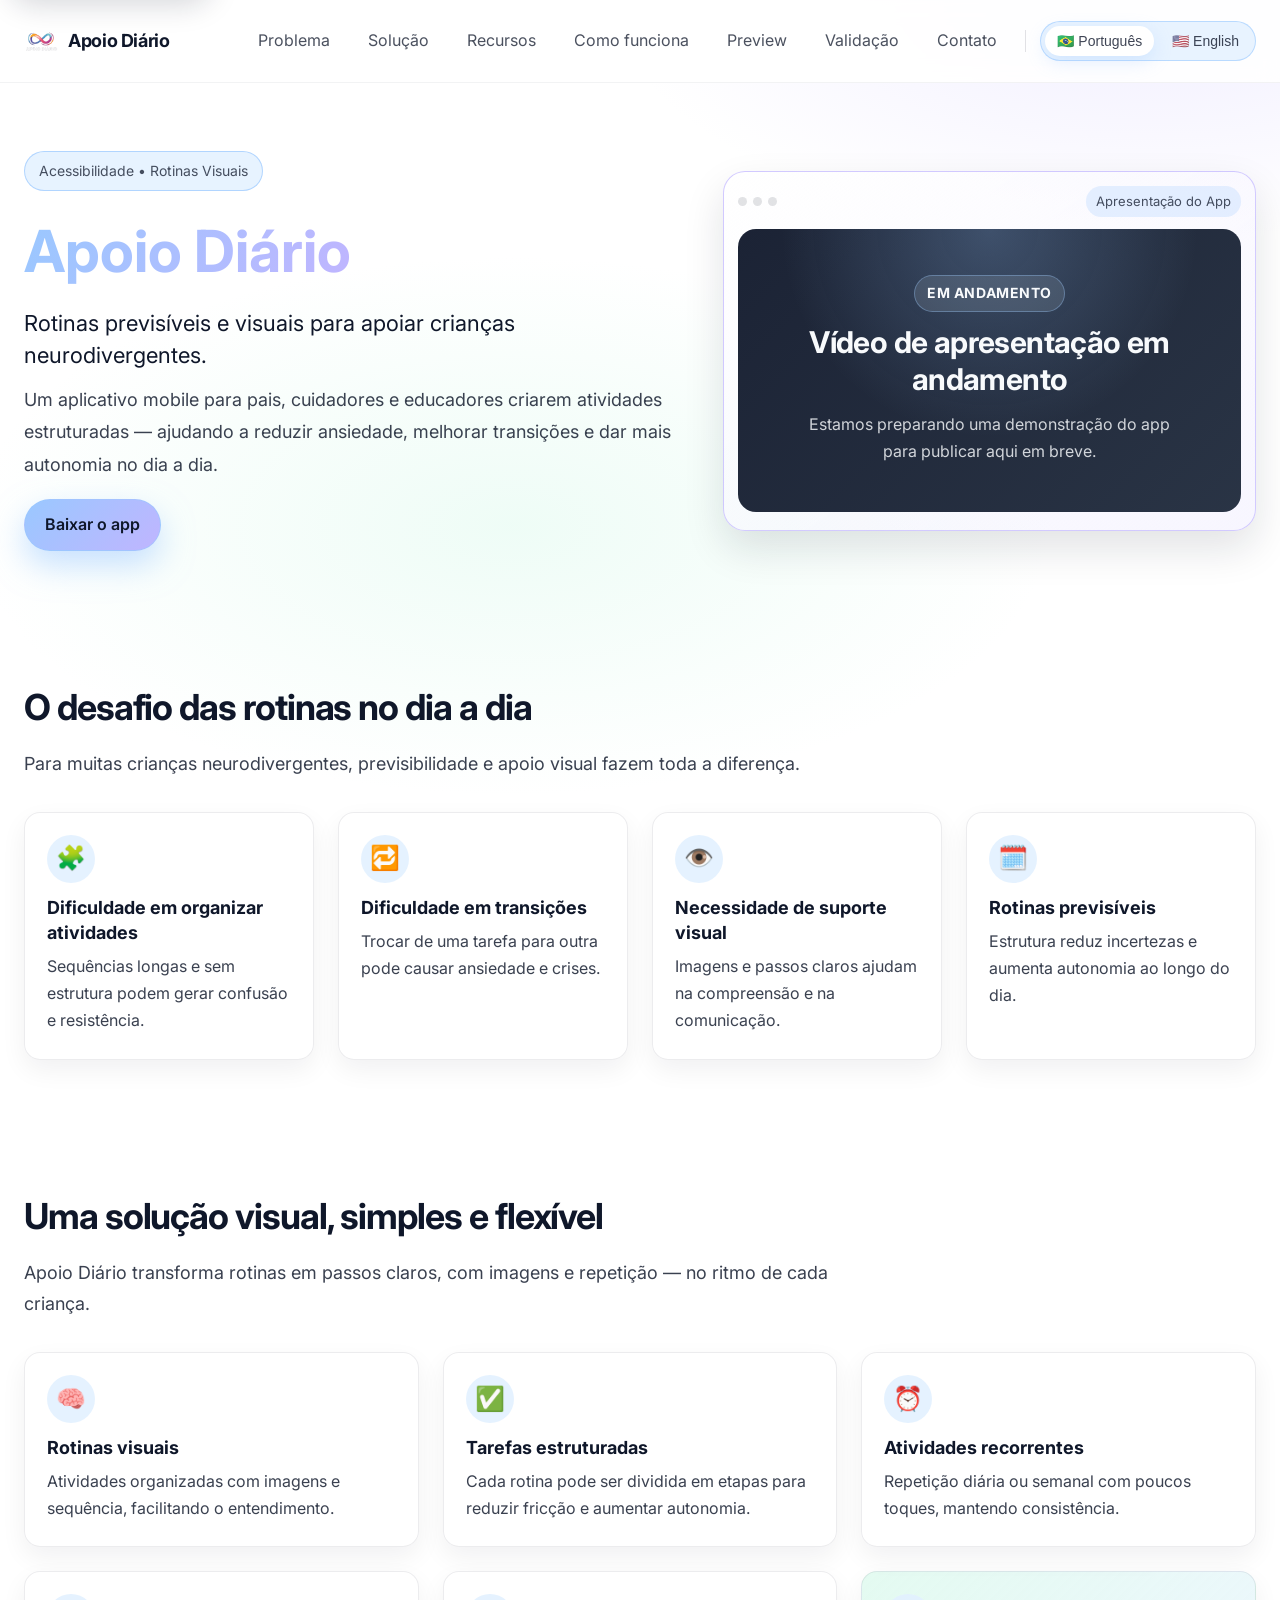
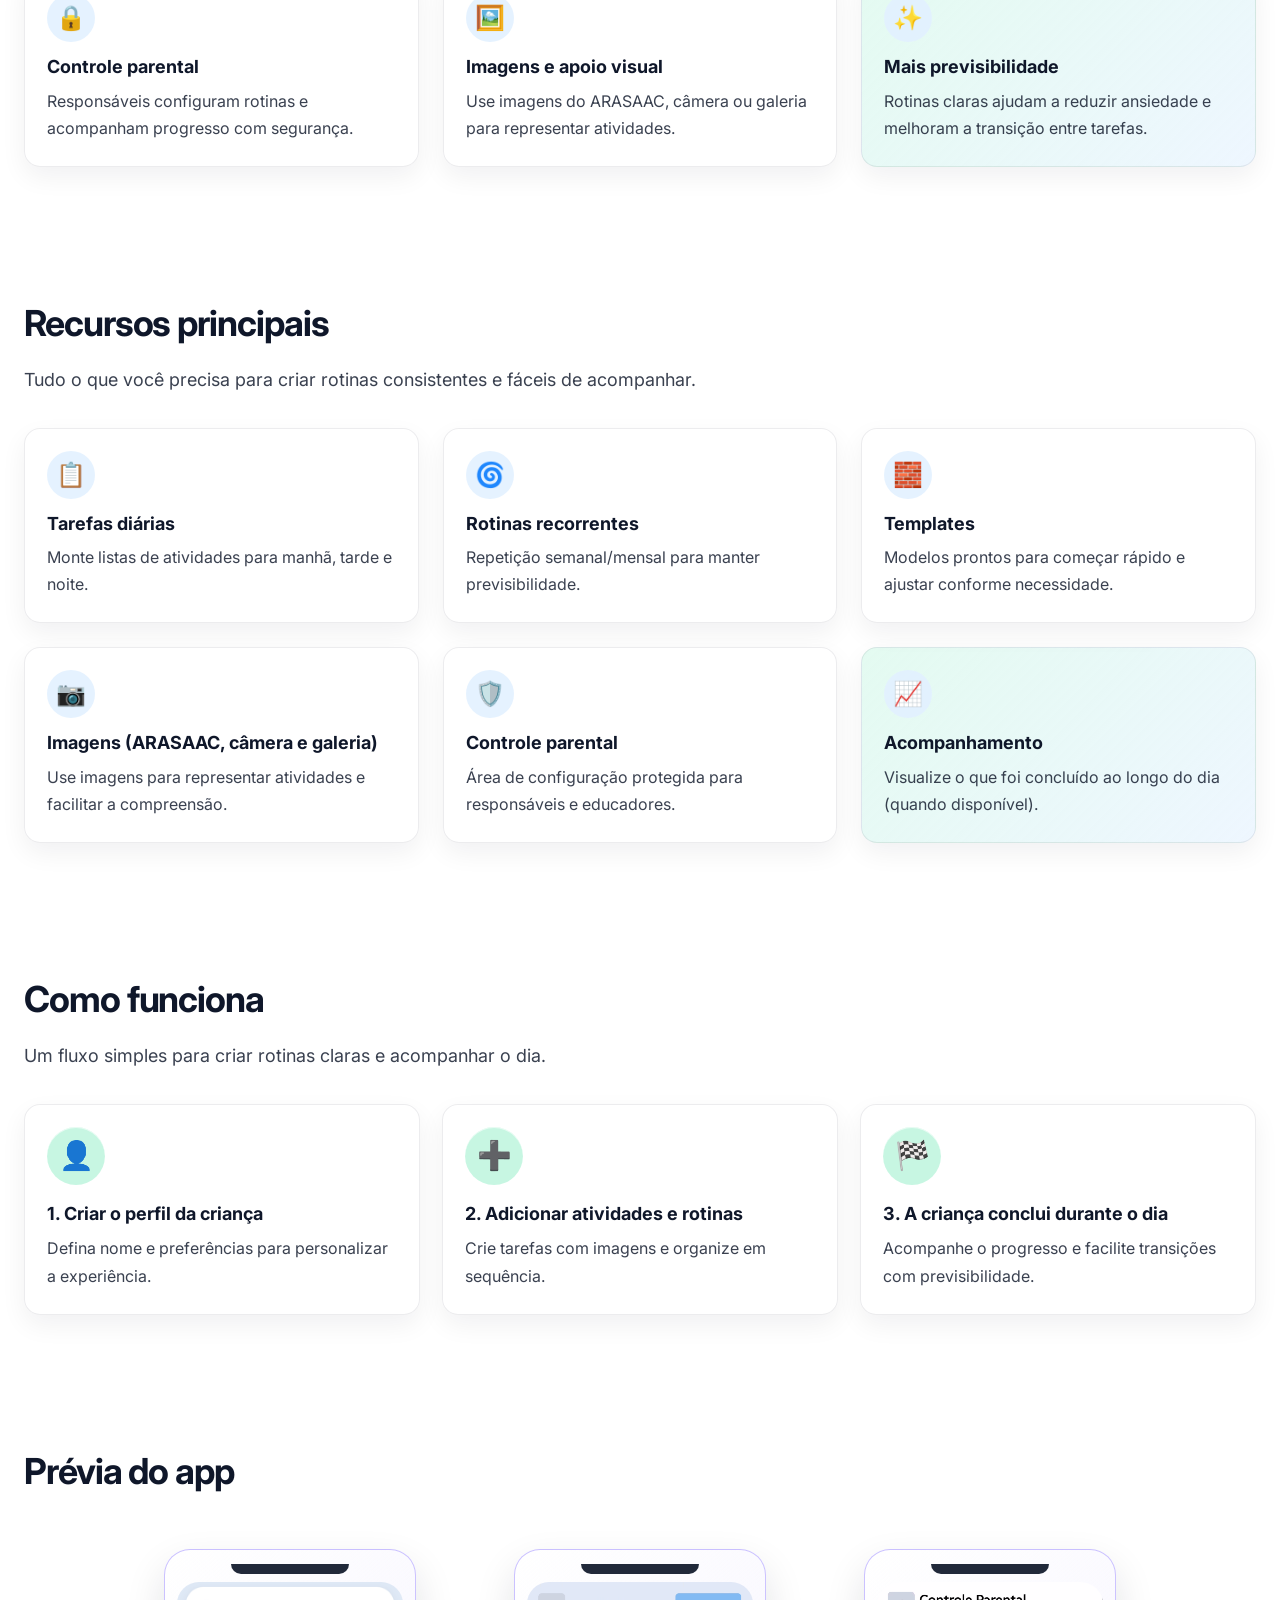
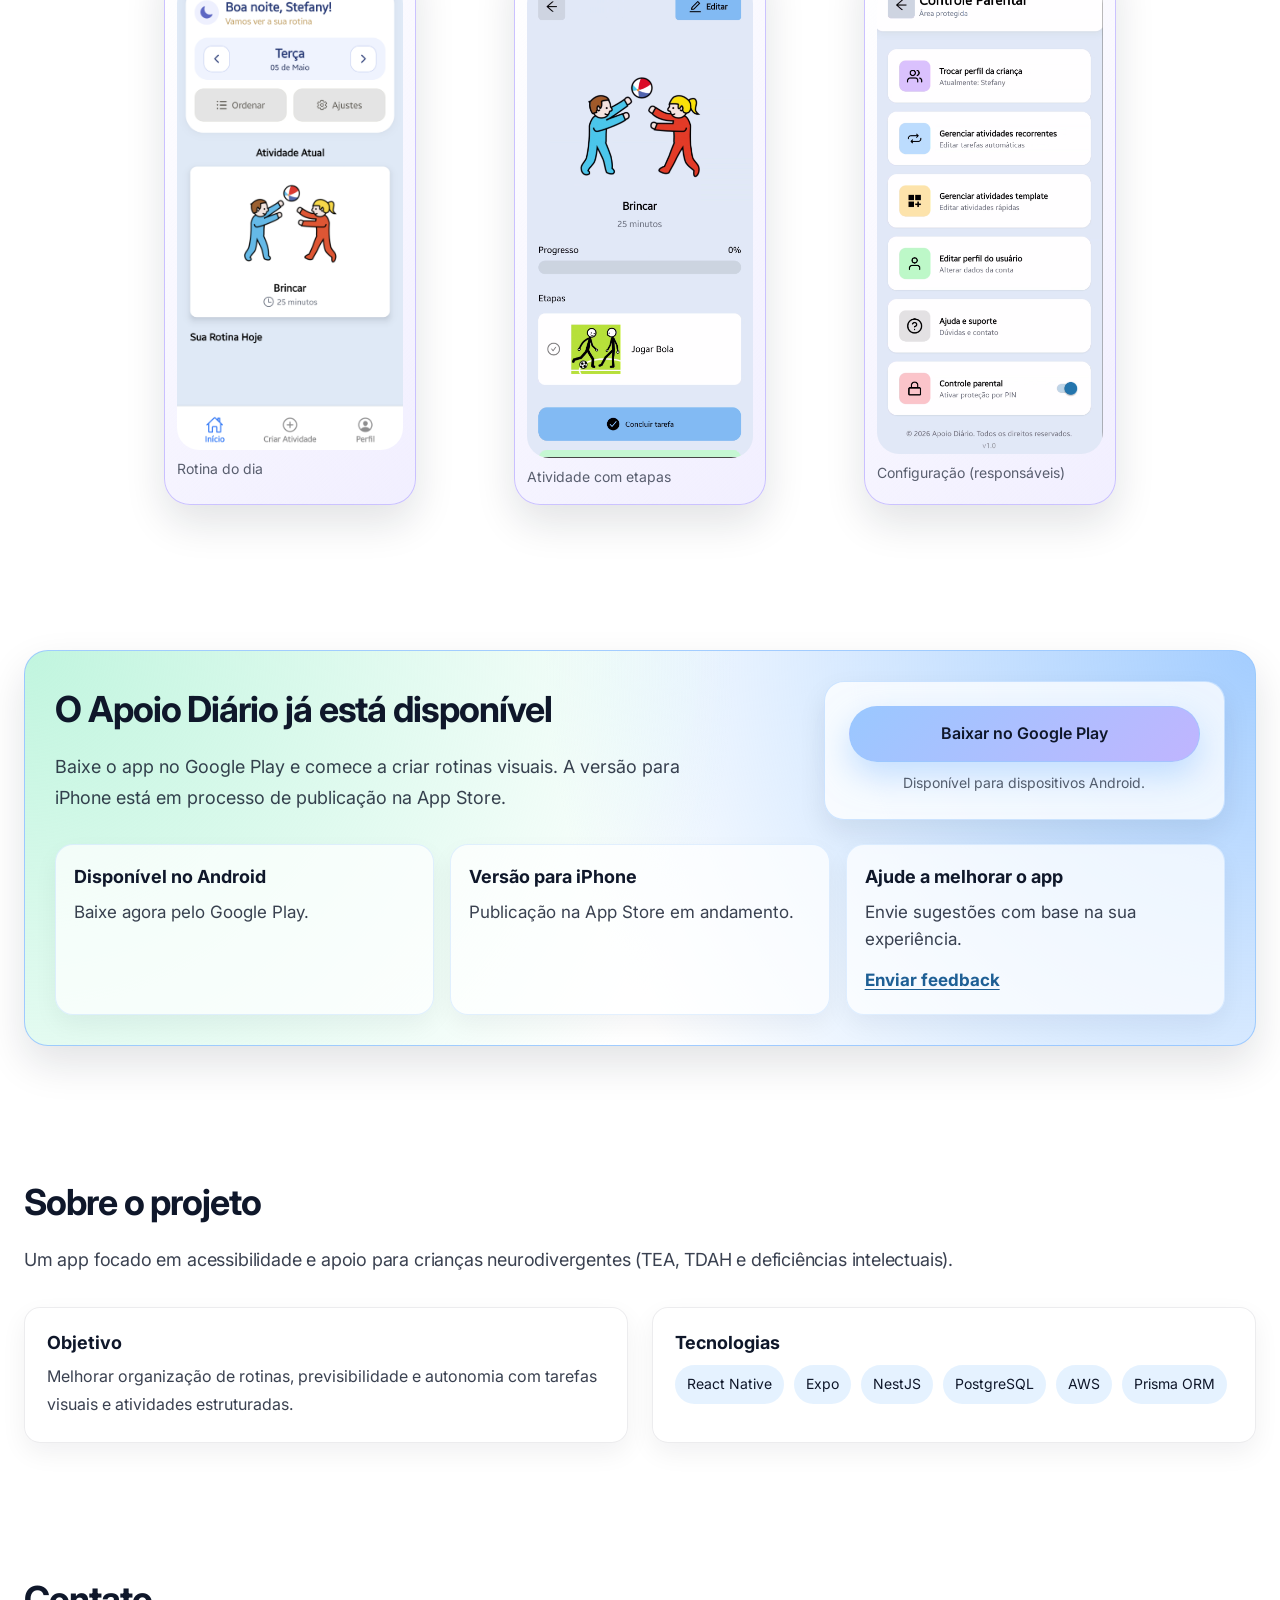
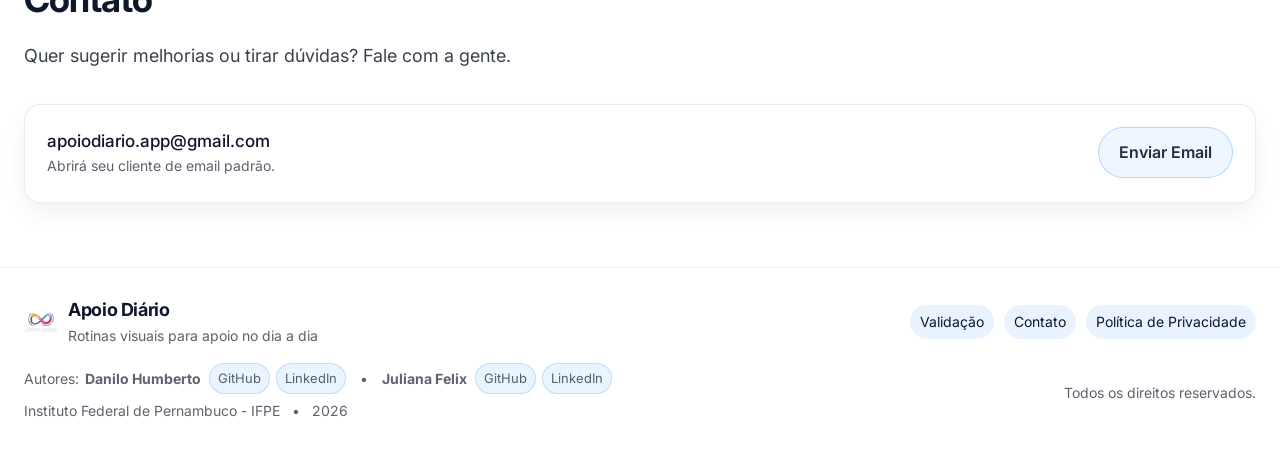
<file: index.html>
<!doctype html>
<html lang="pt-BR">
  <head>
    <meta charset="utf-8" />
    <meta name="viewport" content="width=device-width, initial-scale=1" />
    <meta
      name="description"
      content="Apoio Diário — rotinas visuais e atividades estruturadas para apoiar crianças neurodivergentes no dia a dia."
    />

    <title>Apoio Diário</title>

    <link rel="icon" type="image/png" href="./assets/logo.png" />

    <link rel="preconnect" href="https://fonts.googleapis.com" />
    <link rel="preconnect" href="https://fonts.gstatic.com" crossorigin />
    <link
      href="https://fonts.googleapis.com/css2?family=Inter:wght@400;500;600;700&display=swap"
      rel="stylesheet"
    />
    <link rel="stylesheet" href="./styles.css?v=20260830-app-availability" />
  </head>

  <body>
    <a class="skip-link" href="#main" data-i18n="a11y.skipToContent"
      >Pular para o conteúdo</a
    >

    <header id="header"></header>
    <main id="main" tabindex="-1"></main>
    <footer id="footer"></footer>

    <noscript>
      <div class="noscript">
        Este site precisa de JavaScript para carregar os componentes e alternar
        idiomas.
      </div>
    </noscript>

    <script src="./script.js?v=20260830-app-availability" defer></script>
  </body>
</html>
</file>
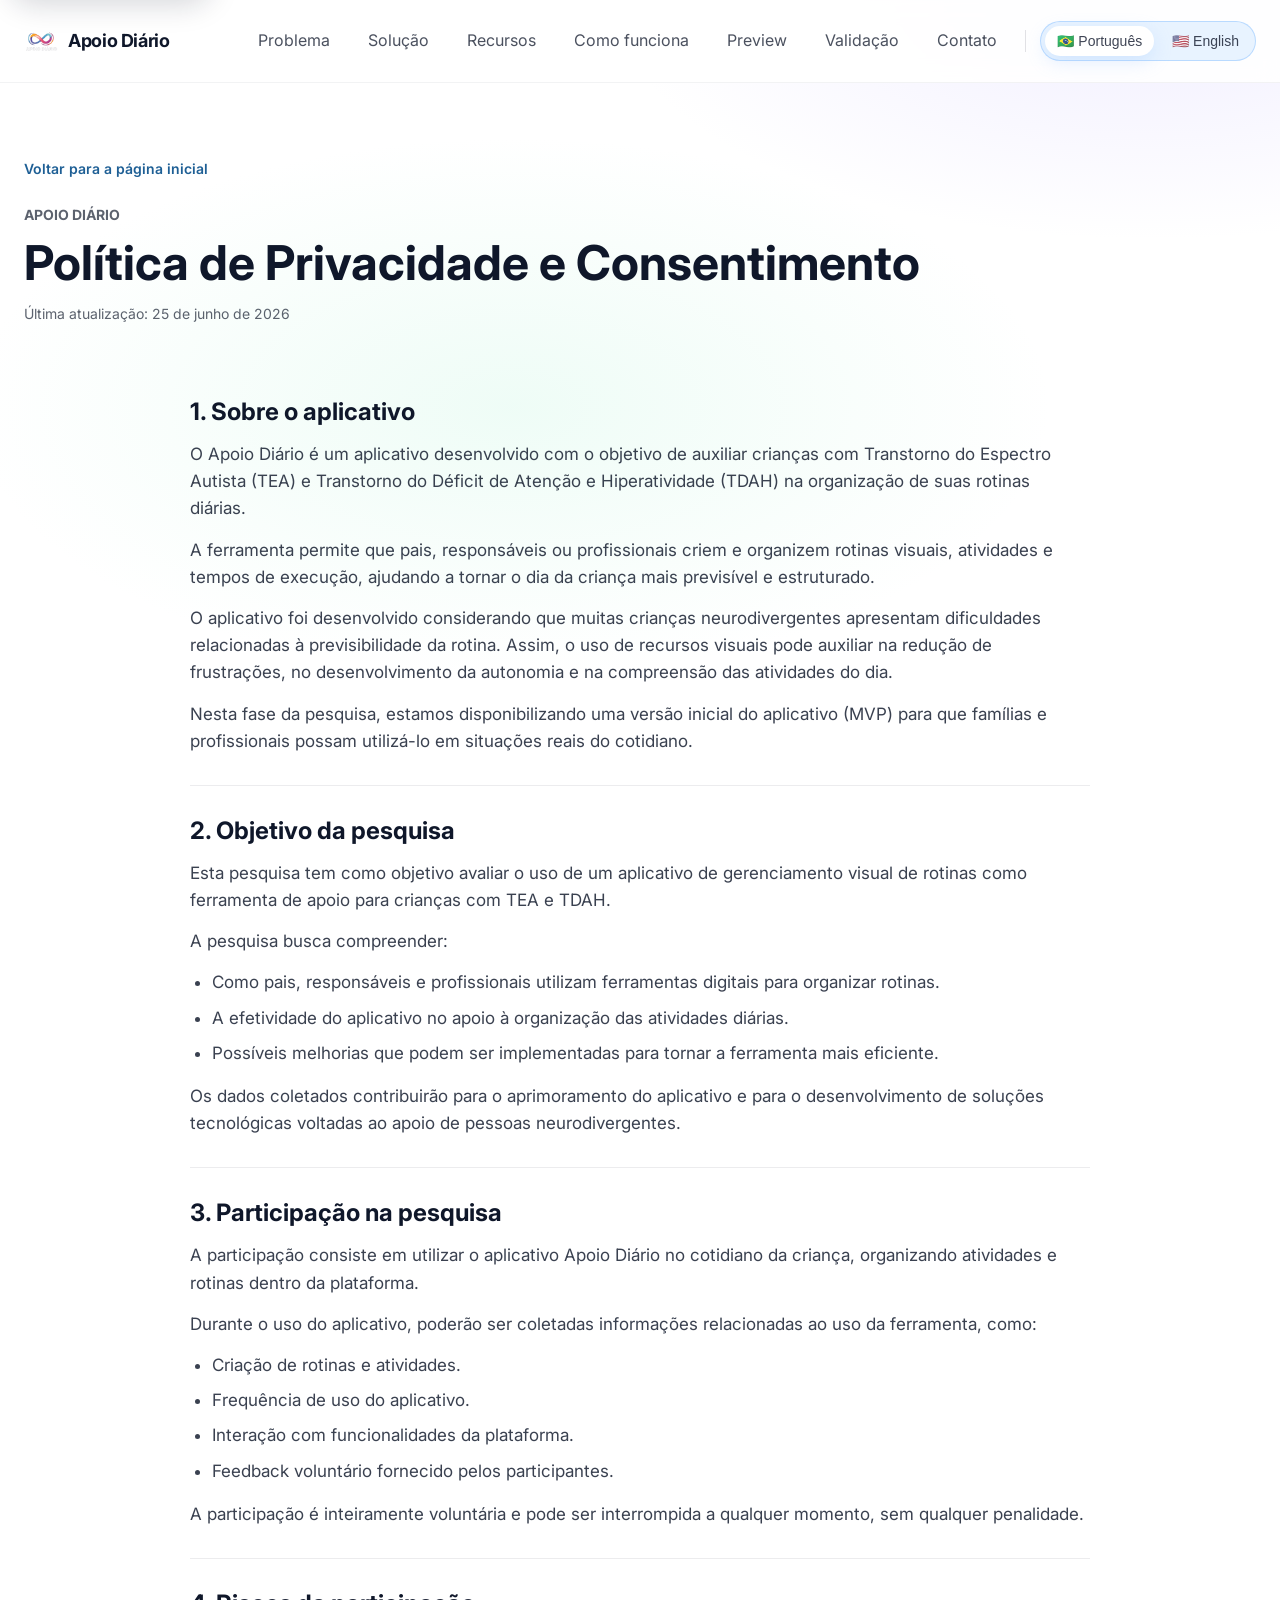
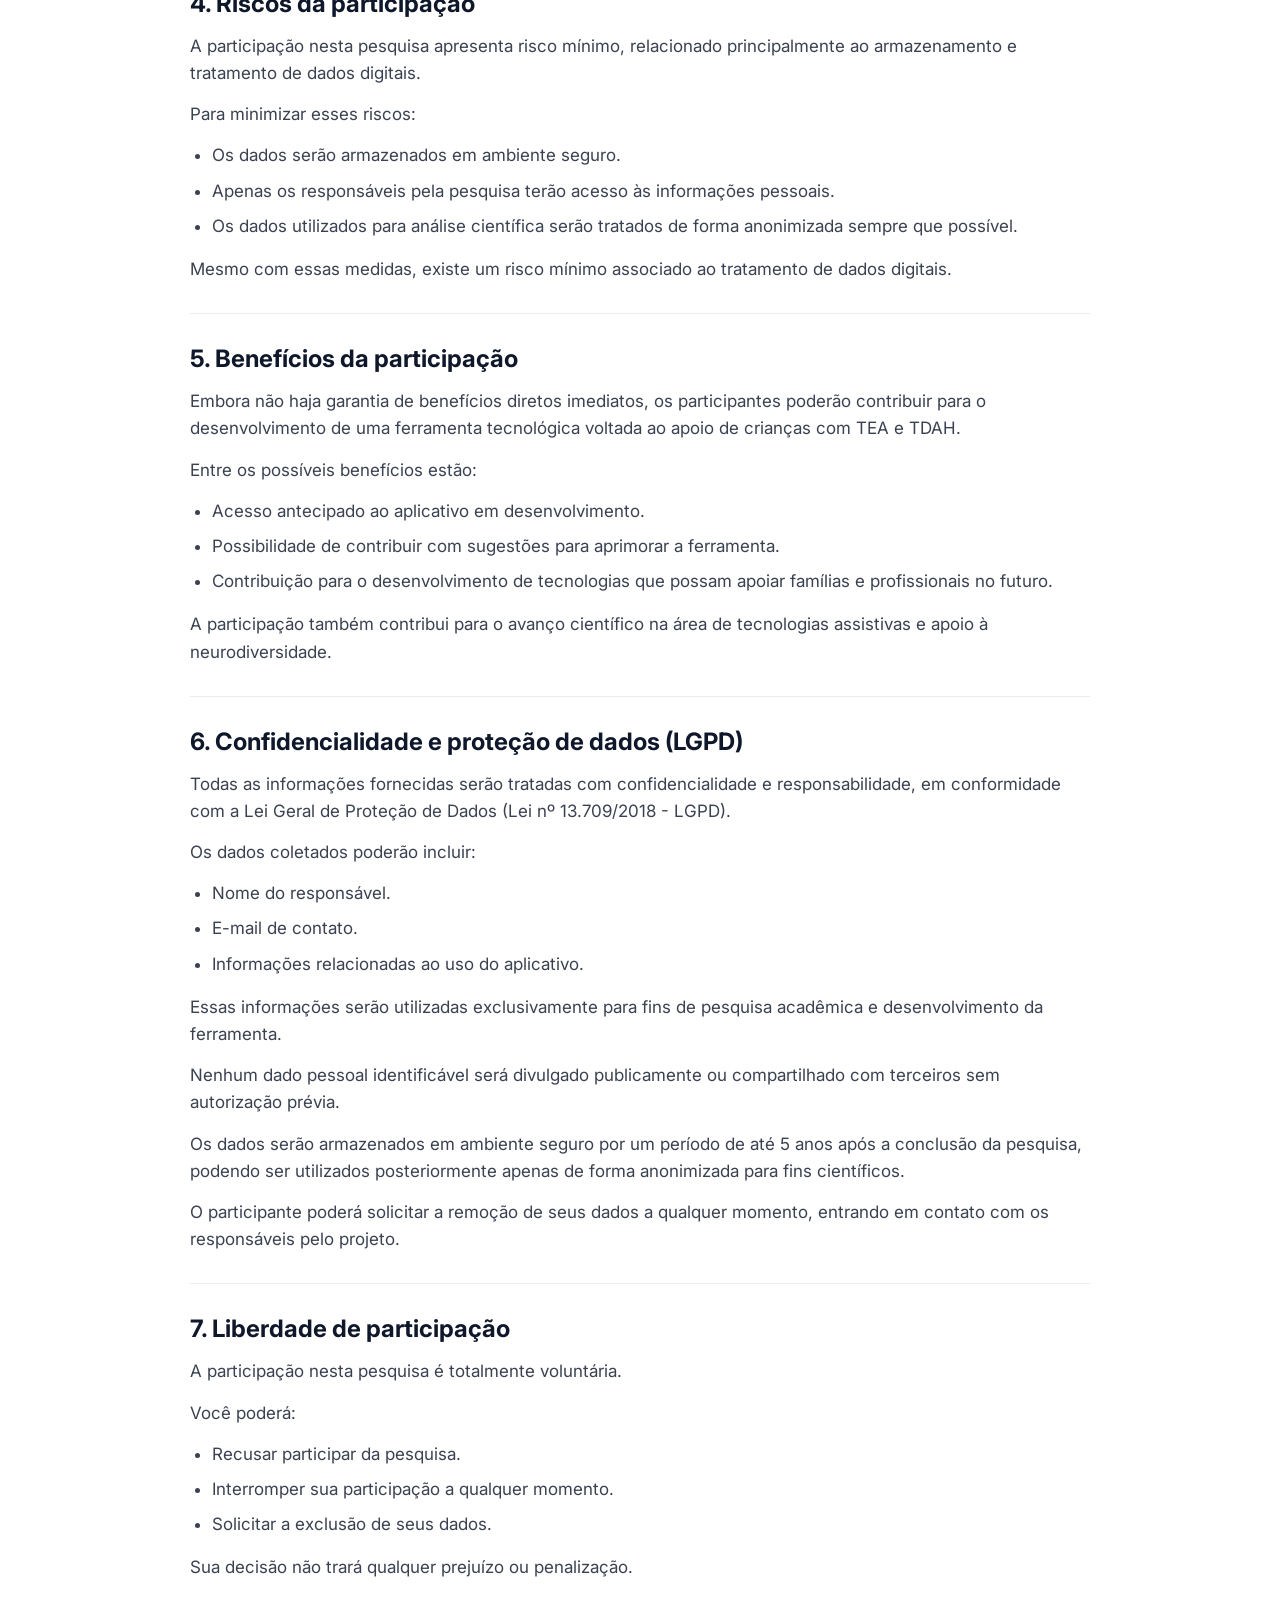
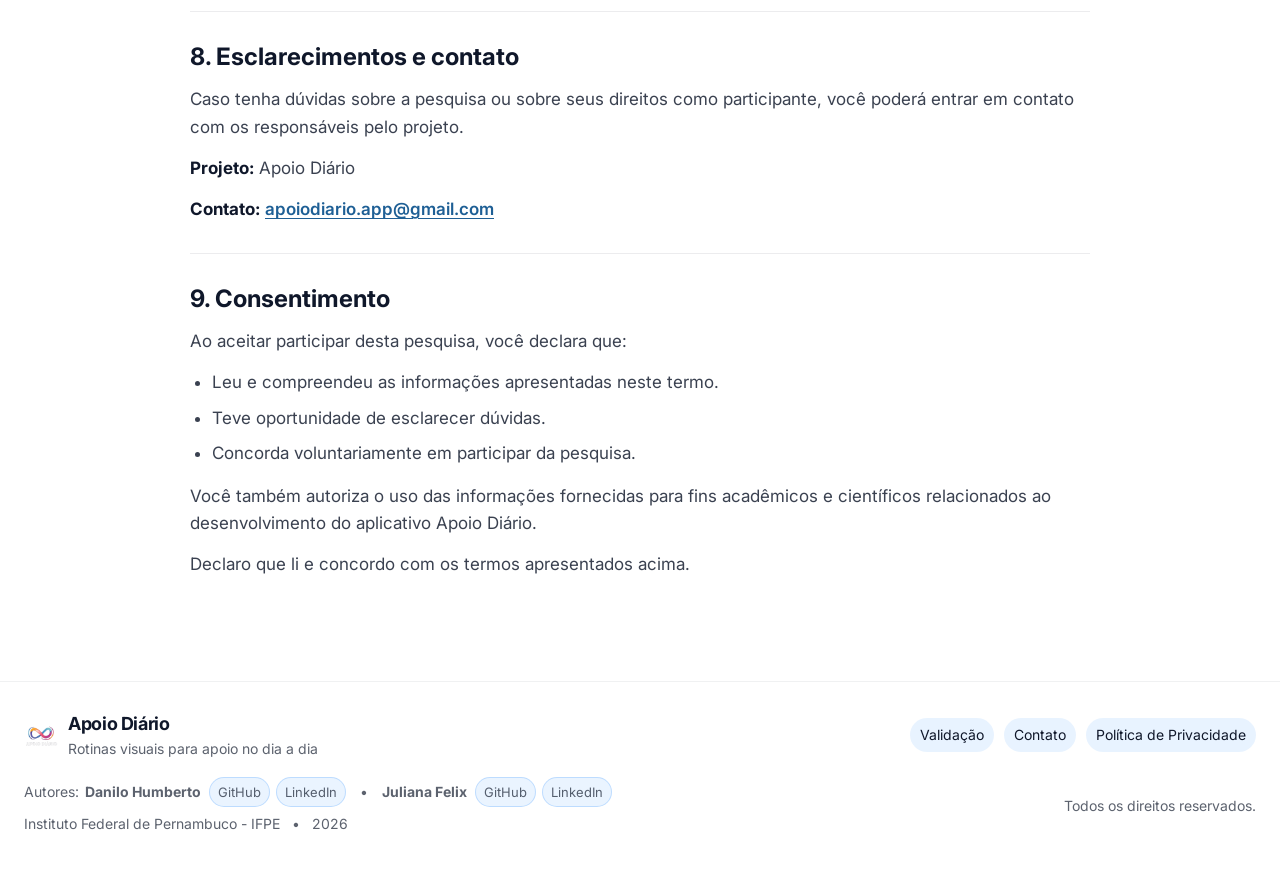
<file: privacy.html>
<!doctype html>
<html lang="pt-BR">
  <head>
    <meta charset="utf-8" />
    <meta name="viewport" content="width=device-width, initial-scale=1" />
    <meta
      name="description"
      content="Política de Privacidade e Consentimento do Apoio Diário para a fase de pesquisa e validação do aplicativo."
      data-i18n="privacy.metaDescription"
      data-i18n-attr="content"
    />

    <title data-i18n="privacy.pageTitle">
      Política de Privacidade e Consentimento | Apoio Diário
    </title>

    <link rel="icon" type="image/png" href="./assets/logo.png" />

    <link rel="preconnect" href="https://fonts.googleapis.com" />
    <link rel="preconnect" href="https://fonts.gstatic.com" crossorigin />
    <link
      href="https://fonts.googleapis.com/css2?family=Inter:wght@400;500;600;700&display=swap"
      rel="stylesheet"
    />
    <link rel="stylesheet" href="./styles.css?v=20260625-privacy" />
  </head>

  <body data-page="privacy">
    <a class="skip-link" href="#main" data-i18n="a11y.skipToContent"
      >Pular para o conteúdo</a
    >

    <header id="header"></header>

    <main id="main" class="privacy-main" tabindex="-1">
      <section class="privacy-hero">
        <div class="container reveal">
          <a
            class="privacy-back-link"
            href="./index.html#top"
            data-i18n="privacy.back"
          >
            Voltar para a página inicial
          </a>
          <p class="privacy-eyebrow" data-i18n="privacy.eyebrow">
            Apoio Diário
          </p>
          <h1 class="privacy-title" data-i18n="privacy.title">
            Política de Privacidade e Consentimento
          </h1>
          <p class="meta privacy-updated" data-i18n="privacy.updated">
            Última atualização: 25 de junho de 2026
          </p>
        </div>
      </section>

      <article
        class="container privacy-content privacy-locale privacy-locale-pt"
        lang="pt-BR"
      >
        <section class="privacy-section">
          <h2>1. Sobre o aplicativo</h2>
          <p>
            O Apoio Diário é um aplicativo desenvolvido com o objetivo de
            auxiliar crianças com Transtorno do Espectro Autista (TEA) e
            Transtorno do Déficit de Atenção e Hiperatividade (TDAH) na
            organização de suas rotinas diárias.
          </p>
          <p>
            A ferramenta permite que pais, responsáveis ou profissionais criem e
            organizem rotinas visuais, atividades e tempos de execução, ajudando
            a tornar o dia da criança mais previsível e estruturado.
          </p>
          <p>
            O aplicativo foi desenvolvido considerando que muitas crianças
            neurodivergentes apresentam dificuldades relacionadas à
            previsibilidade da rotina. Assim, o uso de recursos visuais pode
            auxiliar na redução de frustrações, no desenvolvimento da autonomia
            e na compreensão das atividades do dia.
          </p>
          <p>
            Nesta fase da pesquisa, estamos disponibilizando uma versão inicial
            do aplicativo (MVP) para que famílias e profissionais possam
            utilizá-lo em situações reais do cotidiano.
          </p>
        </section>

        <section class="privacy-section">
          <h2>2. Objetivo da pesquisa</h2>
          <p>
            Esta pesquisa tem como objetivo avaliar o uso de um aplicativo de
            gerenciamento visual de rotinas como ferramenta de apoio para
            crianças com TEA e TDAH.
          </p>
          <p>A pesquisa busca compreender:</p>
          <ul class="privacy-list">
            <li>
              Como pais, responsáveis e profissionais utilizam ferramentas
              digitais para organizar rotinas.
            </li>
            <li>
              A efetividade do aplicativo no apoio à organização das atividades
              diárias.
            </li>
            <li>
              Possíveis melhorias que podem ser implementadas para tornar a
              ferramenta mais eficiente.
            </li>
          </ul>
          <p>
            Os dados coletados contribuirão para o aprimoramento do aplicativo e
            para o desenvolvimento de soluções tecnológicas voltadas ao apoio de
            pessoas neurodivergentes.
          </p>
        </section>

        <section class="privacy-section">
          <h2>3. Participação na pesquisa</h2>
          <p>
            A participação consiste em utilizar o aplicativo Apoio Diário no
            cotidiano da criança, organizando atividades e rotinas dentro da
            plataforma.
          </p>
          <p>
            Durante o uso do aplicativo, poderão ser coletadas informações
            relacionadas ao uso da ferramenta, como:
          </p>
          <ul class="privacy-list">
            <li>Criação de rotinas e atividades.</li>
            <li>Frequência de uso do aplicativo.</li>
            <li>Interação com funcionalidades da plataforma.</li>
            <li>Feedback voluntário fornecido pelos participantes.</li>
          </ul>
          <p>
            A participação é inteiramente voluntária e pode ser interrompida a
            qualquer momento, sem qualquer penalidade.
          </p>
        </section>

        <section class="privacy-section">
          <h2>4. Riscos da participação</h2>
          <p>
            A participação nesta pesquisa apresenta risco mínimo, relacionado
            principalmente ao armazenamento e tratamento de dados digitais.
          </p>
          <p>Para minimizar esses riscos:</p>
          <ul class="privacy-list">
            <li>Os dados serão armazenados em ambiente seguro.</li>
            <li>
              Apenas os responsáveis pela pesquisa terão acesso às informações
              pessoais.
            </li>
            <li>
              Os dados utilizados para análise científica serão tratados de
              forma anonimizada sempre que possível.
            </li>
          </ul>
          <p>
            Mesmo com essas medidas, existe um risco mínimo associado ao
            tratamento de dados digitais.
          </p>
        </section>

        <section class="privacy-section">
          <h2>5. Benefícios da participação</h2>
          <p>
            Embora não haja garantia de benefícios diretos imediatos, os
            participantes poderão contribuir para o desenvolvimento de uma
            ferramenta tecnológica voltada ao apoio de crianças com TEA e TDAH.
          </p>
          <p>Entre os possíveis benefícios estão:</p>
          <ul class="privacy-list">
            <li>Acesso antecipado ao aplicativo em desenvolvimento.</li>
            <li>
              Possibilidade de contribuir com sugestões para aprimorar a
              ferramenta.
            </li>
            <li>
              Contribuição para o desenvolvimento de tecnologias que possam
              apoiar famílias e profissionais no futuro.
            </li>
          </ul>
          <p>
            A participação também contribui para o avanço científico na área de
            tecnologias assistivas e apoio à neurodiversidade.
          </p>
        </section>

        <section class="privacy-section">
          <h2>6. Confidencialidade e proteção de dados (LGPD)</h2>
          <p>
            Todas as informações fornecidas serão tratadas com confidencialidade
            e responsabilidade, em conformidade com a Lei Geral de Proteção de
            Dados (Lei nº 13.709/2018 - LGPD).
          </p>
          <p>Os dados coletados poderão incluir:</p>
          <ul class="privacy-list">
            <li>Nome do responsável.</li>
            <li>E-mail de contato.</li>
            <li>Informações relacionadas ao uso do aplicativo.</li>
          </ul>
          <p>
            Essas informações serão utilizadas exclusivamente para fins de
            pesquisa acadêmica e desenvolvimento da ferramenta.
          </p>
          <p>
            Nenhum dado pessoal identificável será divulgado publicamente ou
            compartilhado com terceiros sem autorização prévia.
          </p>
          <p>
            Os dados serão armazenados em ambiente seguro por um período de até
            5 anos após a conclusão da pesquisa, podendo ser utilizados
            posteriormente apenas de forma anonimizada para fins científicos.
          </p>
          <p>
            O participante poderá solicitar a remoção de seus dados a qualquer
            momento, entrando em contato com os responsáveis pelo projeto.
          </p>
        </section>

        <section class="privacy-section">
          <h2>7. Liberdade de participação</h2>
          <p>A participação nesta pesquisa é totalmente voluntária.</p>
          <p>Você poderá:</p>
          <ul class="privacy-list">
            <li>Recusar participar da pesquisa.</li>
            <li>Interromper sua participação a qualquer momento.</li>
            <li>Solicitar a exclusão de seus dados.</li>
          </ul>
          <p>Sua decisão não trará qualquer prejuízo ou penalização.</p>
        </section>

        <section class="privacy-section">
          <h2>8. Esclarecimentos e contato</h2>
          <p>
            Caso tenha dúvidas sobre a pesquisa ou sobre seus direitos como
            participante, você poderá entrar em contato com os responsáveis pelo
            projeto.
          </p>
          <p><strong>Projeto:</strong> Apoio Diário</p>
          <p>
            <strong>Contato:</strong>
            <a class="inline-link" href="mailto:apoiodiario.app@gmail.com">
              apoiodiario.app@gmail.com
            </a>
          </p>
        </section>

        <section class="privacy-section">
          <h2>9. Consentimento</h2>
          <p>Ao aceitar participar desta pesquisa, você declara que:</p>
          <ul class="privacy-list">
            <li>Leu e compreendeu as informações apresentadas neste termo.</li>
            <li>Teve oportunidade de esclarecer dúvidas.</li>
            <li>Concorda voluntariamente em participar da pesquisa.</li>
          </ul>
          <p>
            Você também autoriza o uso das informações fornecidas para fins
            acadêmicos e científicos relacionados ao desenvolvimento do
            aplicativo Apoio Diário.
          </p>
          <p>Declaro que li e concordo com os termos apresentados acima.</p>
        </section>
      </article>

      <article
        class="container privacy-content privacy-locale privacy-locale-en"
        lang="en"
      >
        <section class="privacy-section">
          <h2>1. About the app</h2>
          <p>
            Apoio Diário is an app developed to help children with Autism
            Spectrum Disorder (ASD) and Attention Deficit Hyperactivity
            Disorder (ADHD) organize their daily routines.
          </p>
          <p>
            The tool allows parents, guardians, or professionals to create and
            organize visual routines, activities, and execution times, helping
            make the child's day more predictable and structured.
          </p>
          <p>
            The app was developed considering that many neurodivergent children
            face difficulties related to routine predictability. Therefore, the
            use of visual resources may help reduce frustration, support the
            development of autonomy, and improve understanding of daily
            activities.
          </p>
          <p>
            In this research phase, we are making an initial version of the app
            (MVP) available so families and professionals can use it in real
            everyday situations.
          </p>
        </section>

        <section class="privacy-section">
          <h2>2. Research objective</h2>
          <p>
            This research aims to evaluate the use of a visual routine
            management app as a support tool for children with ASD and ADHD.
          </p>
          <p>The research seeks to understand:</p>
          <ul class="privacy-list">
            <li>
              How parents, guardians, and professionals use digital tools to
              organize routines.
            </li>
            <li>
              The app's effectiveness in supporting the organization of daily
              activities.
            </li>
            <li>
              Possible improvements that can be implemented to make the tool
              more efficient.
            </li>
          </ul>
          <p>
            The collected data will contribute to improving the app and to the
            development of technological solutions aimed at supporting
            neurodivergent people.
          </p>
        </section>

        <section class="privacy-section">
          <h2>3. Participation in the research</h2>
          <p>
            Participation consists of using the Apoio Diário app in the child's
            daily life, organizing activities and routines within the platform.
          </p>
          <p>
            During app use, information related to the use of the tool may be
            collected, such as:
          </p>
          <ul class="privacy-list">
            <li>Creation of routines and activities.</li>
            <li>Frequency of app use.</li>
            <li>Interaction with platform features.</li>
            <li>Voluntary feedback provided by participants.</li>
          </ul>
          <p>
            Participation is entirely voluntary and may be interrupted at any
            time, without any penalty.
          </p>
        </section>

        <section class="privacy-section">
          <h2>4. Risks of participation</h2>
          <p>
            Participation in this research presents minimal risk, mainly related
            to the storage and processing of digital data.
          </p>
          <p>To minimize these risks:</p>
          <ul class="privacy-list">
            <li>The data will be stored in a secure environment.</li>
            <li>
              Only the research team will have access to personal information.
            </li>
            <li>
              Data used for scientific analysis will be anonymized whenever
              possible.
            </li>
          </ul>
          <p>
            Even with these measures, there is minimal risk associated with the
            processing of digital data.
          </p>
        </section>

        <section class="privacy-section">
          <h2>5. Benefits of participation</h2>
          <p>
            Although there is no guarantee of immediate direct benefits,
            participants may contribute to the development of a technological
            tool aimed at supporting children with ASD and ADHD.
          </p>
          <p>Possible benefits include:</p>
          <ul class="privacy-list">
            <li>Early access to the app under development.</li>
            <li>
              The opportunity to contribute suggestions to improve the tool.
            </li>
            <li>
              Contribution to the development of technologies that may support
              families and professionals in the future.
            </li>
          </ul>
          <p>
            Participation also contributes to scientific progress in the field
            of assistive technologies and support for neurodiversity.
          </p>
        </section>

        <section class="privacy-section">
          <h2>6. Confidentiality and data protection (LGPD)</h2>
          <p>
            All information provided will be treated with confidentiality and
            responsibility, in accordance with the Brazilian General Data
            Protection Law (Law No. 13,709/2018 - LGPD).
          </p>
          <p>The data collected may include:</p>
          <ul class="privacy-list">
            <li>Guardian's name.</li>
            <li>Contact email.</li>
            <li>Information related to app use.</li>
          </ul>
          <p>
            This information will be used exclusively for academic research and
            development of the tool.
          </p>
          <p>
            No identifiable personal data will be publicly disclosed or shared
            with third parties without prior authorization.
          </p>
          <p>
            The data will be stored in a secure environment for a period of up
            to 5 years after the conclusion of the research, and may later be
            used only in anonymized form for scientific purposes.
          </p>
          <p>
            The participant may request removal of their data at any time by
            contacting the project team.
          </p>
        </section>

        <section class="privacy-section">
          <h2>7. Freedom to participate</h2>
          <p>Participation in this research is completely voluntary.</p>
          <p>You may:</p>
          <ul class="privacy-list">
            <li>Refuse to participate in the research.</li>
            <li>Interrupt your participation at any time.</li>
            <li>Request deletion of your data.</li>
          </ul>
          <p>Your decision will not cause any harm or penalty.</p>
        </section>

        <section class="privacy-section">
          <h2>8. Clarifications and contact</h2>
          <p>
            If you have questions about the research or about your rights as a
            participant, you may contact the project team.
          </p>
          <p><strong>Project:</strong> Apoio Diário</p>
          <p>
            <strong>Contact:</strong>
            <a class="inline-link" href="mailto:apoiodiario.app@gmail.com">
              apoiodiario.app@gmail.com
            </a>
          </p>
        </section>

        <section class="privacy-section">
          <h2>9. Consent</h2>
          <p>By accepting participation in this research, you declare that:</p>
          <ul class="privacy-list">
            <li>You have read and understood the information in this term.</li>
            <li>You had the opportunity to clarify questions.</li>
            <li>You voluntarily agree to participate in the research.</li>
          </ul>
          <p>
            You also authorize the use of the information provided for academic
            and scientific purposes related to the development of the Apoio
            Diário app.
          </p>
          <p>I declare that I have read and agree to the terms above.</p>
        </section>
      </article>
    </main>

    <footer id="footer"></footer>

    <noscript>
      <div class="noscript">
        Este site precisa de JavaScript para carregar cabeçalho, rodapé e
        alternar idiomas.
      </div>
    </noscript>

    <script src="./script.js?v=20260625-privacy" defer></script>
  </body>
</html>
</file>
<file: styles.css>
:root {
  --bg: #ffffff;
  --text: #0f172a;
  --muted: rgba(15, 23, 42, 0.82);
  --muted-soft: rgba(15, 23, 42, 0.68);
  --border: rgba(15, 23, 42, 0.08);
  --shadow-soft: 0 18px 40px rgba(15, 23, 42, 0.12);

  /* Prompt colors */
  --blue-light: #9ac8ff;
  --blue-light-soft: #e3f1ff;
  --purple-soft: #c0b5ff;
  --green-light: #baf4db;

  --radius-sm: 12px;
  --radius-md: 16px;
  --radius-lg: 22px;
  --container: 1240px;
}

*,
*::before,
*::after {
  box-sizing: border-box;
}

html {
  scroll-behavior: smooth;
}

body {
  margin: 0;
  font-family:
    Inter,
    system-ui,
    -apple-system,
    BlinkMacSystemFont,
    "Segoe UI",
    sans-serif;
  font-size: 17px;
  line-height: 1.6;
  color: var(--text);
  background:
    radial-gradient(
      900px 400px at 10% -10%,
      rgba(154, 200, 255, 0.28),
      transparent 60%
    ),
    radial-gradient(
      900px 400px at 90% 0%,
      rgba(192, 181, 255, 0.22),
      transparent 60%
    ),
    radial-gradient(
      900px 450px at 40% 10%,
      rgba(186, 244, 219, 0.24),
      transparent 60%
    ),
    #ffffff;
}

a {
  color: inherit;
  text-decoration: none;
}

img {
  max-width: 100%;
  height: auto;
}

.container {
  width: min(var(--container), calc(100% - 48px));
  margin-inline: auto;
}

.skip-link {
  position: absolute;
  top: 10px;
  left: 10px;
  padding: 8px 12px;
  border-radius: 999px;
  background: #ffffff;
  border: 1px solid var(--border);
  box-shadow: 0 12px 30px rgba(15, 23, 42, 0.18);
  transform: translateY(-140%);
  transition: transform 0.16s ease;
  z-index: 50;
}

.skip-link:focus {
  transform: translateY(0);
  outline: none;
}

.noscript {
  width: min(var(--container), calc(100% - 48px));
  margin: 24px auto;
  border-radius: var(--radius-md);
  border: 1px solid var(--border);
  padding: 14px 16px;
  background: #ffffff;
}

/* Header */
#header {
  position: sticky;
  top: 0;
  z-index: 40;
  backdrop-filter: blur(10px);
  -webkit-backdrop-filter: blur(10px);
  background: rgba(255, 255, 255, 0.9);
  border-bottom: 1px solid rgba(15, 23, 42, 0.05);
}

.header-inner {
  min-height: 82px;
  display: flex;
  align-items: center;
  justify-content: space-between;
  gap: 16px;
}

.brand {
  display: inline-flex;
  align-items: center;
  gap: 10px;
}

.brand-logo {
  width: 34px;
  height: 34px;
  object-fit: contain;
  flex: 0 0 auto;
}

.brand-mark {
  width: 18px;
  height: 18px;
  border-radius: 7px;
  background: radial-gradient(
    circle at 0% 0%,
    var(--green-light),
    var(--blue-light)
  );
}

.brand-name {
  font-weight: 700;
  font-size: 18px;
  letter-spacing: -0.02em;
}

.nav {
  display: flex;
  align-items: center;
  gap: 10px;
}

.nav-link {
  font-size: 16px;
  padding: 10px 14px;
  border-radius: 999px;
  color: rgba(15, 23, 42, 0.75);
}

.nav-link:hover {
  background: rgba(154, 200, 255, 0.18);
  color: rgba(15, 23, 42, 0.95);
}

.nav-divider {
  width: 1px;
  height: 22px;
  background: rgba(15, 23, 42, 0.12);
  margin-inline: 4px;
}

.lang-switch {
  display: inline-flex;
  gap: 6px;
  padding: 4px;
  border-radius: 999px;
  border: 1px solid rgba(154, 200, 255, 0.6);
  background: rgba(227, 241, 255, 0.8);
}

.lang-btn {
  border: 0;
  background: transparent;
  cursor: pointer;
  font-size: 14px;
  padding: 7px 12px;
  border-radius: 999px;
  color: rgba(15, 23, 42, 0.8);
}

.lang-btn[aria-pressed="true"] {
  background: #ffffff;
  box-shadow: 0 6px 18px rgba(154, 200, 255, 0.3);
}

.icon-btn {
  border-radius: 12px;
  border: 1px solid var(--border);
  padding: 10px 11px;
  background: #ffffff;
  cursor: pointer;
}

.icon-btn:hover {
  box-shadow: 0 8px 22px rgba(15, 23, 42, 0.16);
}

.hamburger {
  width: 20px;
  height: 14px;
  position: relative;
  display: inline-block;
}

.hamburger::before,
.hamburger::after {
  content: "";
  position: absolute;
  left: 0;
  right: 0;
  height: 2px;
  border-radius: 999px;
  background: rgba(15, 23, 42, 0.9);
}

.hamburger::before {
  top: 1px;
  box-shadow: 0 5px 0 rgba(15, 23, 42, 0.9);
}

.hamburger::after {
  bottom: 1px;
}

.nav-toggle {
  display: none;
}

/* Sections */
.section {
  padding: 64px 0;
}

.section-header {
  max-width: 860px;
  margin-bottom: 32px;
}

.section-header--wide {
  max-width: none;
}

.section-title {
  margin: 0 0 12px 0;
  font-size: clamp(28px, 2.8vw, 40px);
  letter-spacing: -0.03em;
}

.section-subtitle {
  margin: 0;
  font-size: 18px;
  line-height: 1.75;
  color: var(--muted);
}

.about-subtitle {
  white-space: nowrap;
  font-size: clamp(16px, 1.75vw, 18px);
  letter-spacing: -0.01em;
}

/* Hero */
.hero {
  padding-top: 68px;
}

.hero-grid {
  display: grid;
  grid-template-columns: 1.1fr 0.9fr;
  gap: 48px;
  align-items: center;
}

.eyebrow {
  display: inline-flex;
  align-items: center;
  gap: 8px;
  padding: 8px 14px;
  font-size: 14px;
  border-radius: 999px;
  border: 1px solid rgba(154, 200, 255, 0.7);
  background: rgba(227, 241, 255, 0.85);
  color: rgba(15, 23, 42, 0.75);
}

.hero-title {
  margin: 14px 0 10px 0;
  font-size: clamp(40px, 4.6vw, 58px);
}

.gradient-text {
  background: linear-gradient(120deg, var(--blue-light), var(--purple-soft));
  -webkit-background-clip: text;
  background-clip: text;
  color: transparent;
}

.hero-tagline {
  margin: 0 0 12px 0;
  font-size: 22px;
  line-height: 1.45;
}

.hero-desc {
  margin: 0 0 18px 0;
  max-width: 62ch;
  font-size: 18px;
  color: var(--muted);
  line-height: 1.8;
}

.hero-cta {
  display: flex;
  flex-direction: column;
  gap: 8px;
  align-items: flex-start;
}

.hero-cta .btn {
  width: fit-content;
}

.hero-media {
  display: flex;
  justify-content: center;
}

.video-card {
  width: 100%;
  max-width: 560px;
  border-radius: var(--radius-lg);
  border: 1px solid rgba(192, 181, 255, 0.7);
  background: linear-gradient(145deg, #ffffff, rgba(192, 181, 255, 0.12));
  box-shadow: var(--shadow-soft);
  padding: 14px 14px 18px 14px;
}

.video-header {
  display: flex;
  align-items: center;
  gap: 6px;
  margin-bottom: 12px;
}

.video-pill {
  width: 9px;
  height: 9px;
  border-radius: 999px;
  background: rgba(15, 23, 42, 0.12);
}

.video-label {
  margin-left: auto;
  font-size: 13px;
  padding: 5px 10px;
  border-radius: 999px;
  background: rgba(154, 200, 255, 0.25);
  color: rgba(15, 23, 42, 0.75);
}

.video-frame {
  border-radius: 18px;
  overflow: hidden;
  background:
    radial-gradient(circle at top, rgba(154, 200, 255, 0.25), transparent 55%),
    linear-gradient(135deg, rgba(15, 23, 42, 0.95), rgba(30, 41, 59, 0.95));
  aspect-ratio: 16 / 9;
}

.video-embed {
  width: 100%;
  height: 100%;
  border: 0;
}

.video-placeholder {
  display: grid;
  place-items: center;
  width: 100%;
  height: 100%;
  padding: 32px;
  color: #f8fafc;
  text-align: center;
}

.video-placeholder-content {
  max-width: 380px;
  display: flex;
  flex-direction: column;
  align-items: center;
  gap: 12px;
}

.video-status {
  display: inline-flex;
  align-items: center;
  justify-content: center;
  padding: 6px 12px;
  border-radius: 999px;
  border: 1px solid rgba(154, 200, 255, 0.35);
  background: rgba(227, 241, 255, 0.12);
  font-size: 14px;
  font-weight: 700;
  letter-spacing: 0.04em;
  text-transform: uppercase;
}

.video-placeholder-title {
  font-size: clamp(22px, 3vw, 30px);
  line-height: 1.25;
  letter-spacing: -0.02em;
}

.video-placeholder-desc {
  margin: 0;
  font-size: 16px;
  line-height: 1.7;
  color: rgba(248, 250, 252, 0.82);
}

/* Cards and grids */
.grid {
  display: grid;
  gap: 24px;
}

.cards-4 {
  grid-template-columns: repeat(4, minmax(0, 1fr));
}

.cards-3 {
  grid-template-columns: repeat(3, minmax(0, 1fr));
}

.card {
  border-radius: var(--radius-md);
  border: 1px solid var(--border);
  background: rgba(255, 255, 255, 0.92);
  height: 100%;
  padding: 22px 22px 24px 22px;
  box-shadow: 0 10px 26px rgba(15, 23, 42, 0.06);
}

.card.subtle {
  background: linear-gradient(
    135deg,
    rgba(186, 244, 219, 0.4),
    rgba(227, 241, 255, 0.6)
  );
}

.icon {
  width: 48px;
  height: 48px;
  border-radius: 999px;
  background: rgba(227, 241, 255, 0.9);
  display: inline-flex;
  align-items: center;
  justify-content: center;
  font-size: 24px;
  margin-bottom: 12px;
}

.card-title {
  margin: 0 0 8px 0;
  font-size: 18px;
  line-height: 1.4;
}

.card-desc {
  margin: 0;
  font-size: 16px;
  line-height: 1.7;
  color: var(--muted);
}

/* Steps */
.steps {
  list-style: none;
  padding: 0;
  margin: 0;
  display: grid;
  gap: 22px;
}

.steps-grid {
  grid-template-columns: repeat(3, minmax(0, 1fr));
}

.step {
  display: flex;
  gap: 16px;
  align-items: flex-start;
}

.step-card {
  flex-direction: column;
}

.step-icon {
  width: 58px;
  height: 58px;
  border-radius: 999px;
  background: rgba(186, 244, 219, 0.8);
  display: inline-flex;
  align-items: center;
  justify-content: center;
  font-size: 28px;
  box-shadow: inset 0 1px 0 rgba(255, 255, 255, 0.6);
}

.step-title {
  margin: 0 0 8px 0;
  font-size: 18px;
  line-height: 1.4;
}

.step-desc {
  margin: 0;
  font-size: 16px;
  color: var(--muted);
  line-height: 1.75;
}

/* Phones preview */
.phones {
  display: flex;
  justify-content: center;
  flex-wrap: wrap;
  gap: 18px;
}

.phone {
  flex: 1 1 180px;
  max-width: 252px;
  border-radius: 26px;
  background: linear-gradient(140deg, #ffffff, rgba(192, 181, 255, 0.22));
  border: 1px solid rgba(192, 181, 255, 0.8);
  box-shadow: var(--shadow-soft);
  padding: 14px 12px 16px 12px;
}

.phone-notch {
  width: 52%;
  height: 10px;
  border-radius: 0 0 999px 999px;
  background: rgba(15, 23, 42, 0.92);
  margin: 0 auto 8px auto;
}

.phone-screen {
  border-radius: 22px;
  overflow: hidden;
  background: linear-gradient(
    145deg,
    var(--blue-light-soft),
    var(--purple-soft)
  );
}

.shot {
  width: 100%;
  height: auto;
  object-fit: cover;
  display: block;
}

.phone-caption {
  margin-top: 8px;
  font-size: 14px;
  color: var(--muted-soft);
}

/* Validation panel */
.panel.highlight {
  border-radius: 24px;
  padding: 30px;
  background:
    radial-gradient(circle at 0% 0%, rgba(186, 244, 219, 0.9), transparent 55%),
    radial-gradient(
      circle at 100% 0%,
      rgba(154, 200, 255, 0.9),
      transparent 55%
    ),
    #ffffff;
  border: 1px solid rgba(154, 200, 255, 0.9);
  box-shadow: var(--shadow-soft);
  display: grid;
  grid-template-columns: minmax(0, 1.3fr) minmax(0, 0.7fr);
  gap: 24px;
}

.panel.highlight.is-centered {
  grid-template-columns: minmax(0, 1fr);
  text-align: center;
  justify-items: center;
}

.panel.highlight.is-centered .panel-copy {
  max-width: 740px;
}

.panel.highlight.is-centered .panel-actions {
  align-items: center;
}

.panel.highlight.is-centered .bullets {
  display: inline-block;
  text-align: left;
}

.panel.highlight.is-centered .panel-art {
  display: none;
}

.bullets {
  margin: 12px 0 0 0;
  padding-left: 18px;
  color: var(--muted);
  font-size: 16px;
  line-height: 1.7;
}

.panel-actions {
  margin-top: 14px;
  display: flex;
  flex-direction: column;
  gap: 10px;
}

.panel-art {
  position: relative;
  min-height: 168px;
}

.blob {
  position: absolute;
  border-radius: 999px;
  filter: blur(16px);
  opacity: 0.75;
}

.blob.b1 {
  width: 110px;
  height: 110px;
  background: var(--green-light);
  top: 12px;
  left: 10px;
}

.blob.b2 {
  width: 130px;
  height: 130px;
  background: var(--blue-light);
  top: 36px;
  right: 8px;
}

.blob.b3 {
  width: 120px;
  height: 120px;
  background: var(--purple-soft);
  bottom: -8px;
  left: 32px;
}

/* Buttons */
.btn {
  display: inline-flex;
  align-items: center;
  justify-content: center;
  padding: 12px 20px;
  border-radius: 999px;
  border: 1px solid transparent;
  font-size: 16px;
  font-weight: 600;
  cursor: pointer;
  transition:
    transform 0.12s ease,
    box-shadow 0.12s ease,
    background-color 0.12s ease;
}

.btn.primary {
  background: linear-gradient(135deg, var(--blue-light), var(--purple-soft));
  border-color: rgba(154, 200, 255, 0.6);
  color: #0f172a;
  box-shadow: 0 14px 32px rgba(154, 200, 255, 0.55);
}

.btn.primary:hover {
  transform: translateY(-1px);
  box-shadow: 0 18px 40px rgba(154, 200, 255, 0.7);
}

.btn.ghost {
  border-color: rgba(154, 200, 255, 0.7);
  background: rgba(227, 241, 255, 0.6);
  color: rgba(15, 23, 42, 0.9);
}

.btn.ghost:hover {
  background: rgba(227, 241, 255, 0.9);
}

.meta {
  font-size: 14px;
  color: var(--muted-soft);
}

.inline-link {
  color: #1e5f95;
  font-weight: 600;
  text-decoration: underline;
  text-decoration-thickness: 0.08em;
  text-underline-offset: 3px;
}

.inline-link:hover {
  color: #153f66;
}

/* About */
.about-grid {
  grid-template-columns: repeat(2, minmax(0, 1fr));
}

.chips {
  margin-top: 10px;
  display: flex;
  flex-wrap: wrap;
  gap: 10px;
}

.chip {
  font-size: 14px;
  padding: 8px 12px;
  border-radius: 999px;
  background: rgba(227, 241, 255, 0.9);
}

.validation-panel {
  grid-template-columns: minmax(0, 1.2fr) minmax(280px, 0.8fr);
  align-items: start;
}

.validation-copy {
  max-width: none;
}

.validation-copy .section-subtitle {
  max-width: 60ch;
}

.validation-actions {
  margin-top: 0;
  align-self: stretch;
  justify-content: center;
  padding: 24px;
  border-radius: 20px;
  border: 1px solid rgba(154, 200, 255, 0.45);
  background: rgba(255, 255, 255, 0.78);
  box-shadow: 0 12px 28px rgba(15, 23, 42, 0.08);
  text-align: center;
}

.validation-btn {
  width: 100%;
  min-height: 56px;
}

.validation-meta {
  line-height: 1.6;
}

.validation-status-grid {
  grid-column: 1 / -1;
  display: grid;
  grid-template-columns: repeat(3, minmax(0, 1fr));
  gap: 16px;
  list-style: none;
  margin: 0;
  padding: 0;
  color: var(--text);
}

.validation-status-card {
  min-height: 100%;
  padding: 20px 18px;
  border-radius: 18px;
  border: 1px solid rgba(154, 200, 255, 0.28);
  background: rgba(255, 255, 255, 0.72);
  box-shadow: 0 10px 24px rgba(15, 23, 42, 0.05);
}

.validation-status-card h3 {
  margin: 0 0 10px;
  font-size: 18px;
  line-height: 1.35;
}

.validation-status-card p {
  margin: 0;
  color: var(--muted);
  line-height: 1.6;
}

.validation-feedback-card {
  display: flex;
  flex-direction: column;
  align-items: flex-start;
}

.validation-feedback-link {
  margin-top: 14px;
  font-weight: 700;
}

/* Contact */
.contact-card {
  display: flex;
  align-items: center;
  justify-content: space-between;
  gap: 16px;
}

.contact-email {
  font-weight: 500;
}

/* Privacy */
.privacy-main {
  padding-bottom: 72px;
}

.privacy-hero {
  padding: 72px 0 28px;
}

.privacy-back-link {
  display: inline-flex;
  margin-bottom: 24px;
  color: #1e5f95;
  font-size: 14px;
  font-weight: 600;
}

.privacy-back-link:hover {
  color: #153f66;
}

.privacy-eyebrow {
  margin: 0 0 10px;
  color: var(--muted-soft);
  font-size: 14px;
  font-weight: 700;
  text-transform: uppercase;
}

.privacy-title {
  max-width: 920px;
  margin: 0;
  font-size: 48px;
  line-height: 1.08;
}

.privacy-updated {
  margin-top: 14px;
}

.privacy-content {
  max-width: 900px;
}

.privacy-locale-en {
  display: none;
}

html[lang="en"] .privacy-locale-pt {
  display: none;
}

html[lang="en"] .privacy-locale-en {
  display: block;
}

.privacy-section {
  padding: 30px 0;
  border-top: 1px solid var(--border);
}

.privacy-section:first-child {
  border-top: 0;
}

.privacy-section h2 {
  margin: 0 0 14px;
  font-size: 24px;
  line-height: 1.25;
}

.privacy-section p {
  margin: 0 0 14px;
  color: var(--muted);
}

.privacy-section p:last-child {
  margin-bottom: 0;
}

.privacy-section strong {
  color: var(--text);
}

.privacy-list {
  margin: 0 0 16px;
  padding-left: 22px;
  color: var(--muted);
}

.privacy-list li + li {
  margin-top: 8px;
}

/* Footer */
#footer {
  padding: 28px 0 36px 0;
  border-top: 1px solid rgba(15, 23, 42, 0.06);
  background: rgba(255, 255, 255, 0.95);
}

.footer-inner {
  display: flex;
  flex-direction: column;
  gap: 16px;
}

.footer-top {
  display: flex;
  align-items: center;
  justify-content: space-between;
  gap: 16px;
}

.footer-brand {
  gap: 10px;
}

.footer-links {
  display: flex;
  flex-wrap: wrap;
  gap: 10px;
}

.footer-credits {
  display: flex;
  flex-direction: column;
  gap: 6px;
}

.footer-line {
  display: flex;
  flex-wrap: wrap;
  align-items: center;
  gap: 6px;
}

.footer-authors {
  display: inline-flex;
  flex-wrap: wrap;
  align-items: center;
  gap: 8px;
}

.footer-author {
  display: inline-flex;
  flex-wrap: wrap;
  align-items: center;
  gap: 8px;
}

.footer-author-links {
  display: inline-flex;
  gap: 6px;
}

.footer-mini {
  font-size: 13px;
  padding: 4px 8px;
  border-radius: 999px;
  background: rgba(227, 241, 255, 0.75);
  border: 1px solid rgba(154, 200, 255, 0.55);
}

.footer-mini:hover {
  background: rgba(227, 241, 255, 0.95);
}

.footer-link {
  font-size: 14px;
  padding: 6px 10px;
  border-radius: 999px;
  background: rgba(227, 241, 255, 0.8);
}

.footer-bottom {
  display: flex;
  align-items: center;
  justify-content: space-between;
  gap: 10px;
}

.dot {
  margin-inline: 6px;
}

/* Reveal animations */
.reveal {
  opacity: 0;
  transform: translateY(20px);
  transition:
    opacity 0.45s ease,
    transform 0.45s ease;
}

.reveal.is-visible {
  opacity: 1;
  transform: translateY(0);
}

@media (prefers-reduced-motion: reduce) {
  * {
    scroll-behavior: auto !important;
    animation-duration: 0.01ms !important;
    animation-iteration-count: 1 !important;
    transition: none !important;
  }
}

/* Responsive */
@media (max-width: 900px) {
  .hero-grid {
    grid-template-columns: 1fr;
  }

  .about-subtitle {
    white-space: normal;
  }

  .video-frame {
    aspect-ratio: 4 / 3;
  }

  .cards-4 {
    grid-template-columns: repeat(2, minmax(0, 1fr));
  }

  .cards-3 {
    grid-template-columns: repeat(2, minmax(0, 1fr));
  }

  .steps-grid {
    grid-template-columns: repeat(2, minmax(0, 1fr));
  }

  .panel.highlight {
    grid-template-columns: minmax(0, 1fr);
  }

  .validation-status-grid {
    grid-template-columns: repeat(2, minmax(0, 1fr));
  }

  .about-grid {
    grid-template-columns: minmax(0, 1fr);
  }

  .contact-card {
    flex-direction: column;
    align-items: flex-start;
  }
}

@media (max-width: 768px) {
  .section {
    padding: 52px 0;
  }

  .container {
    width: min(var(--container), calc(100% - 28px));
  }

  .section-subtitle {
    font-size: 17px;
  }

  .hero-title {
    font-size: clamp(34px, 11vw, 44px);
  }

  .hero-tagline {
    font-size: 20px;
  }

  .hero-desc {
    font-size: 17px;
  }

  .video-card {
    max-width: none;
  }

  .video-placeholder {
    padding: 24px;
  }

  .nav {
    position: fixed;
    inset: 84px 16px auto 16px;
    padding: 10px;
    border-radius: 18px;
    background: rgba(255, 255, 255, 0.98);
    box-shadow: 0 16px 40px rgba(15, 23, 42, 0.26);
    flex-direction: column;
    align-items: stretch;
    gap: 2px;
    max-height: 0;
    opacity: 0;
    pointer-events: none;
    overflow-y: auto;
    overscroll-behavior: contain;
    transform: translateY(-8px);
    transition:
      opacity 0.16s ease,
      transform 0.16s ease,
      max-height 0.16s ease;
  }

  .nav.is-open {
    max-height: calc(100vh - 98px);
    max-height: calc(100dvh - 98px);
    opacity: 1;
    pointer-events: auto;
    transform: translateY(0);
  }

  .nav-link {
    padding-inline: 10px;
  }

  .nav-divider {
    width: 100%;
    height: 1px;
    margin: 4px 0;
  }

  .nav-toggle {
    display: inline-flex;
  }

  .lang-switch {
    align-self: center;
    margin-top: 6px;
  }

  .steps-grid,
  .validation-status-grid,
  .cards-4,
  .cards-3 {
    grid-template-columns: minmax(0, 1fr);
  }

  .validation-actions {
    padding: 20px;
  }

  .privacy-main {
    padding-bottom: 48px;
  }

  .privacy-hero {
    padding: 52px 0 18px;
  }

  .privacy-title {
    font-size: 34px;
  }

  .privacy-section {
    padding: 24px 0;
  }

  .privacy-section h2 {
    font-size: 21px;
  }

  .footer-top {
    flex-direction: column;
    align-items: flex-start;
  }

  .footer-bottom {
    flex-direction: column;
    align-items: flex-start;
  }
}
</file>
